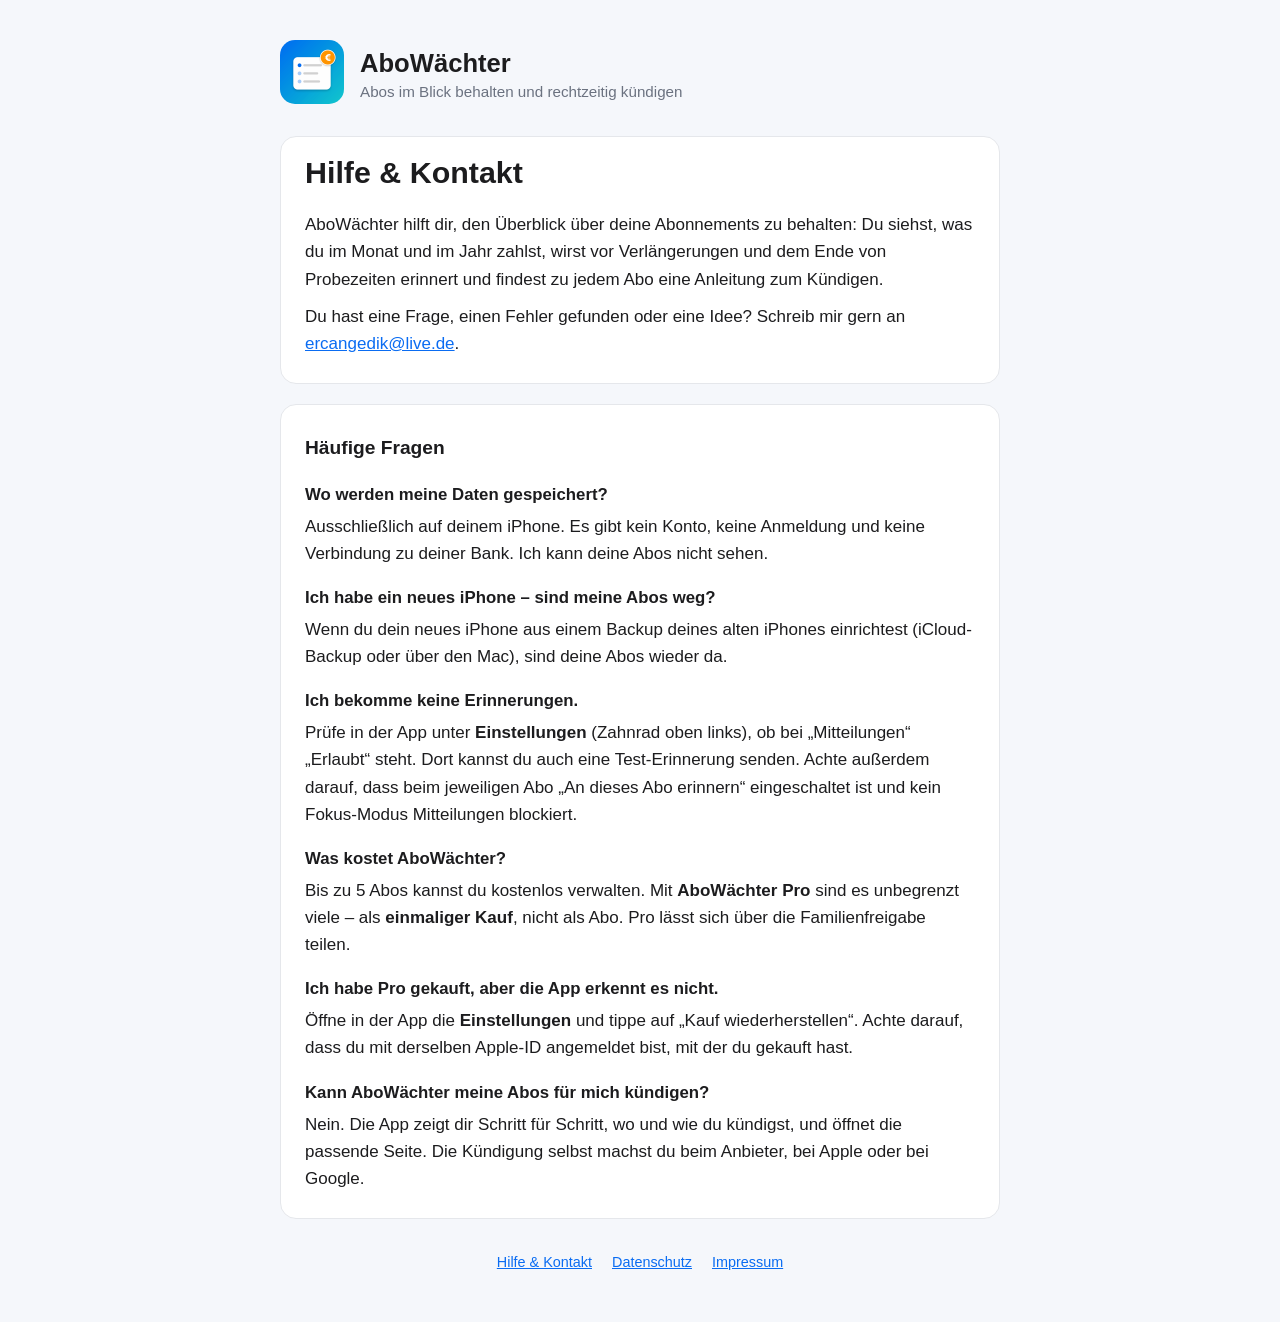
<file: index.html>
<!doctype html>
<html lang="de">
<head>
  <meta charset="utf-8">
  <meta name="viewport" content="width=device-width, initial-scale=1">
  <title>AboWächter – Hilfe & Kontakt</title>
  <meta name="description" content="AboWächter: Abos im Blick behalten und rechtzeitig kündigen. Hilfe, häufige Fragen und Kontakt.">
  <link rel="icon" href="symbol.png">
  <link rel="stylesheet" href="stil.css">
</head>
<body>
<main>
  <header>
    <a href="./"><img src="symbol.png" alt=""></a>
    <div>
      <a href="./" class="name">AboWächter</a>
      <div class="unterzeile">Abos im Blick behalten und rechtzeitig kündigen</div>
    </div>
  </header>

  <section>
    <h1>Hilfe &amp; Kontakt</h1>
    <p>AboWächter hilft dir, den Überblick über deine Abonnements zu behalten: Du siehst, was du im Monat und im Jahr zahlst, wirst vor Verlängerungen und dem Ende von Probezeiten erinnert und findest zu jedem Abo eine Anleitung zum Kündigen.</p>
    <p>Du hast eine Frage, einen Fehler gefunden oder eine Idee? Schreib mir gern an <a href="mailto:ercangedik@live.de">ercangedik@live.de</a>.</p>
  </section>

  <section>
    <h2>Häufige Fragen</h2>

    <h3>Wo werden meine Daten gespeichert?</h3>
    <p>Ausschließlich auf deinem iPhone. Es gibt kein Konto, keine Anmeldung und keine Verbindung zu deiner Bank. Ich kann deine Abos nicht sehen.</p>

    <h3>Ich habe ein neues iPhone – sind meine Abos weg?</h3>
    <p>Wenn du dein neues iPhone aus einem Backup deines alten iPhones einrichtest (iCloud-Backup oder über den Mac), sind deine Abos wieder da.</p>

    <h3>Ich bekomme keine Erinnerungen.</h3>
    <p>Prüfe in der App unter <strong>Einstellungen</strong> (Zahnrad oben links), ob bei „Mitteilungen“ „Erlaubt“ steht. Dort kannst du auch eine Test-Erinnerung senden. Achte außerdem darauf, dass beim jeweiligen Abo „An dieses Abo erinnern“ eingeschaltet ist und kein Fokus-Modus Mitteilungen blockiert.</p>

    <h3>Was kostet AboWächter?</h3>
    <p>Bis zu 5 Abos kannst du kostenlos verwalten. Mit <strong>AboWächter Pro</strong> sind es unbegrenzt viele – als <strong>einmaliger Kauf</strong>, nicht als Abo. Pro lässt sich über die Familienfreigabe teilen.</p>

    <h3>Ich habe Pro gekauft, aber die App erkennt es nicht.</h3>
    <p>Öffne in der App die <strong>Einstellungen</strong> und tippe auf „Kauf wiederherstellen“. Achte darauf, dass du mit derselben Apple-ID angemeldet bist, mit der du gekauft hast.</p>

    <h3>Kann AboWächter meine Abos für mich kündigen?</h3>
    <p>Nein. Die App zeigt dir Schritt für Schritt, wo und wie du kündigst, und öffnet die passende Seite. Die Kündigung selbst machst du beim Anbieter, bei Apple oder bei Google.</p>
  </section>

  <footer>
    <a href="./">Hilfe &amp; Kontakt</a>
    <a href="datenschutz.html">Datenschutz</a>
    <a href="impressum.html">Impressum</a>
  </footer>
</main>
</body>
</html>
</file>
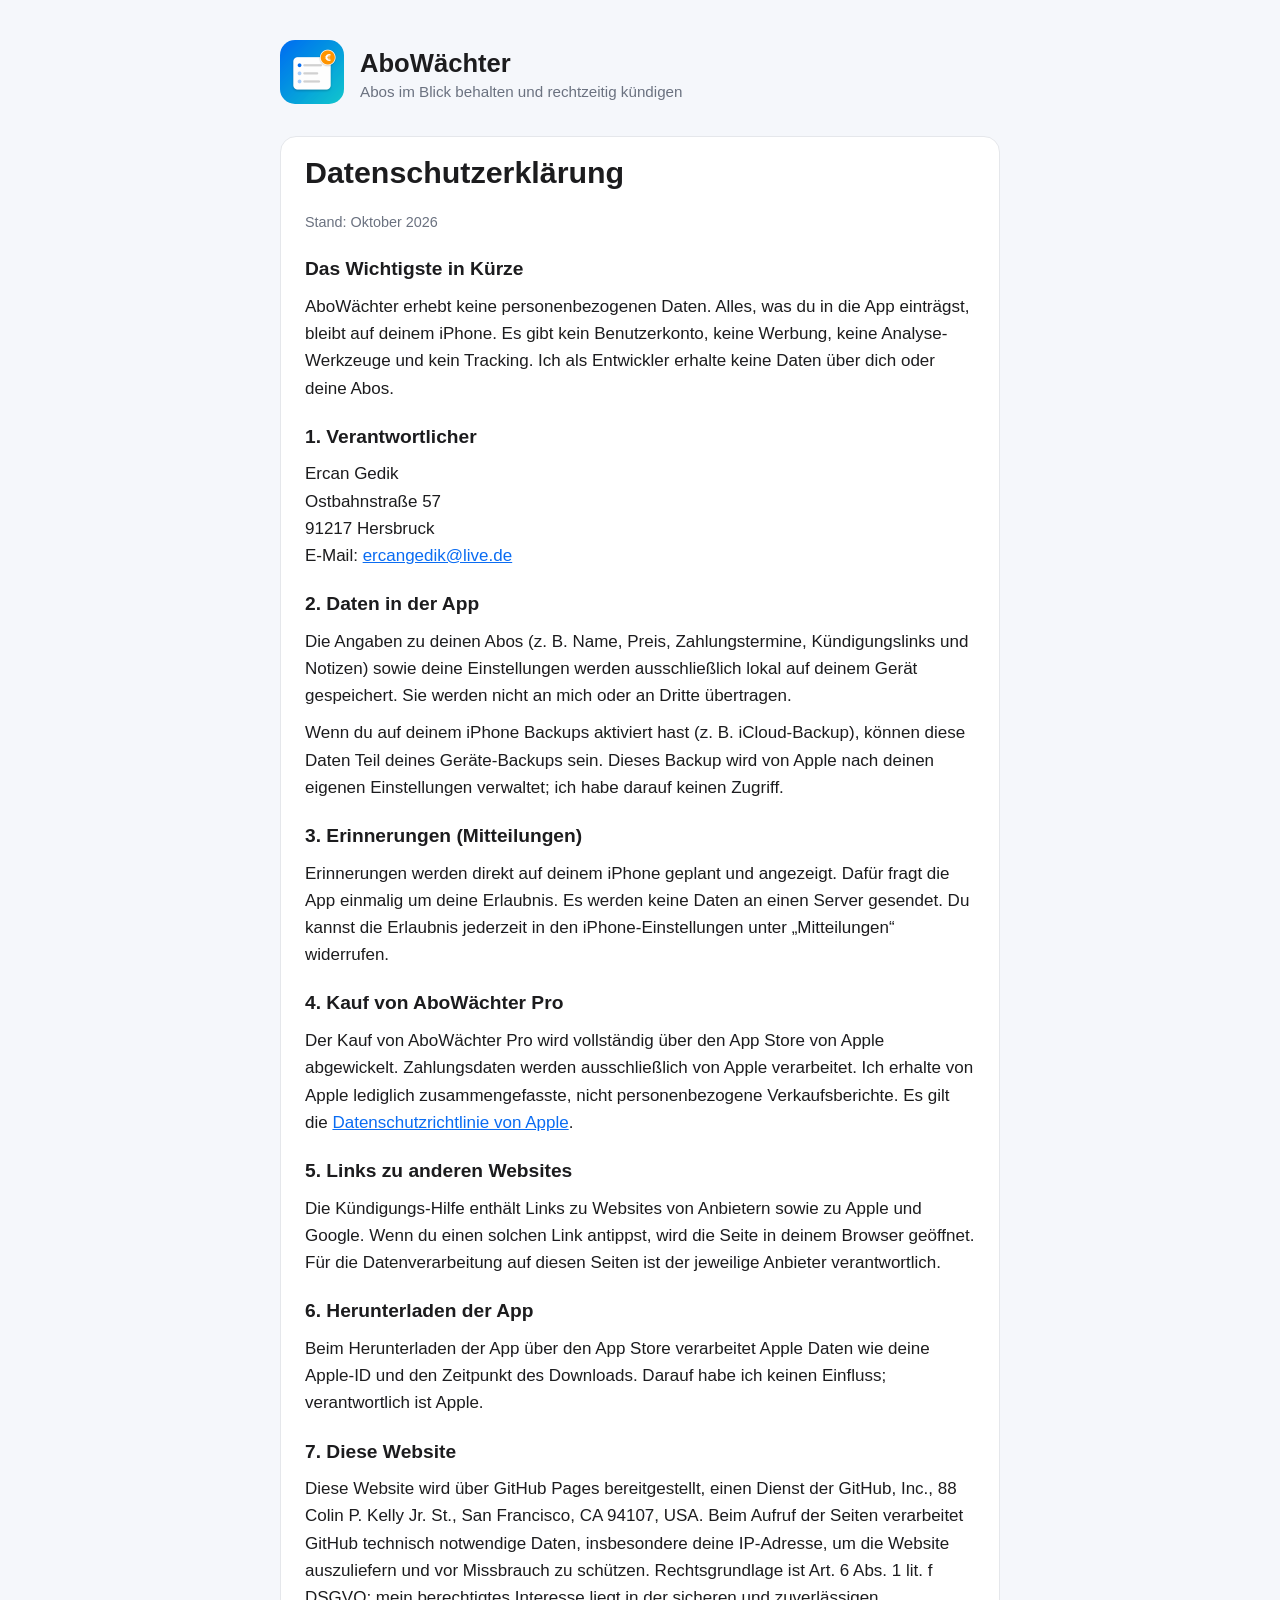
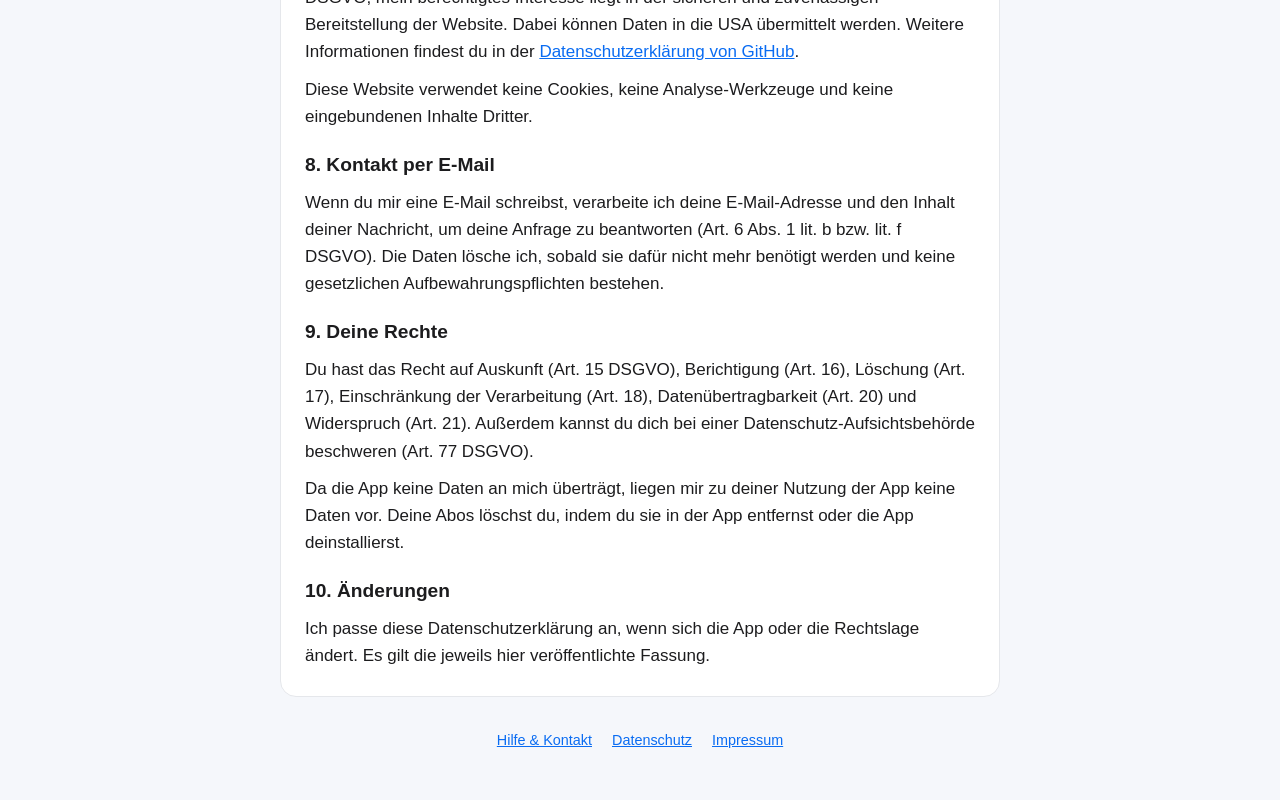
<file: datenschutz.html>
<!doctype html>
<html lang="de">
<head>
  <meta charset="utf-8">
  <meta name="viewport" content="width=device-width, initial-scale=1">
  <title>AboWächter – Datenschutzerklärung</title>
  <link rel="icon" href="symbol.png">
  <link rel="stylesheet" href="stil.css">
</head>
<body>
<main>
  <header>
    <a href="./"><img src="symbol.png" alt=""></a>
    <div>
      <a href="./" class="name">AboWächter</a>
      <div class="unterzeile">Abos im Blick behalten und rechtzeitig kündigen</div>
    </div>
  </header>

  <section>
    <h1>Datenschutzerklärung</h1>
    <p class="leise">Stand: Oktober 2026</p>

    <h2>Das Wichtigste in Kürze</h2>
    <p>AboWächter erhebt keine personenbezogenen Daten. Alles, was du in die App einträgst, bleibt auf deinem iPhone. Es gibt kein Benutzerkonto, keine Werbung, keine Analyse-Werkzeuge und kein Tracking. Ich als Entwickler erhalte keine Daten über dich oder deine Abos.</p>

    <h2>1. Verantwortlicher</h2>
    <p>
      Ercan Gedik<br>
      Ostbahnstraße 57<br>
      91217 Hersbruck<br>
      E-Mail: <a href="mailto:ercangedik@live.de">ercangedik@live.de</a>
    </p>

    <h2>2. Daten in der App</h2>
    <p>Die Angaben zu deinen Abos (z. B. Name, Preis, Zahlungstermine, Kündigungslinks und Notizen) sowie deine Einstellungen werden ausschließlich lokal auf deinem Gerät gespeichert. Sie werden nicht an mich oder an Dritte übertragen.</p>
    <p>Wenn du auf deinem iPhone Backups aktiviert hast (z. B. iCloud-Backup), können diese Daten Teil deines Geräte-Backups sein. Dieses Backup wird von Apple nach deinen eigenen Einstellungen verwaltet; ich habe darauf keinen Zugriff.</p>

    <h2>3. Erinnerungen (Mitteilungen)</h2>
    <p>Erinnerungen werden direkt auf deinem iPhone geplant und angezeigt. Dafür fragt die App einmalig um deine Erlaubnis. Es werden keine Daten an einen Server gesendet. Du kannst die Erlaubnis jederzeit in den iPhone-Einstellungen unter „Mitteilungen“ widerrufen.</p>

    <h2>4. Kauf von AboWächter Pro</h2>
    <p>Der Kauf von AboWächter Pro wird vollständig über den App Store von Apple abgewickelt. Zahlungsdaten werden ausschließlich von Apple verarbeitet. Ich erhalte von Apple lediglich zusammengefasste, nicht personenbezogene Verkaufsberichte. Es gilt die <a href="https://www.apple.com/de/legal/privacy/">Datenschutzrichtlinie von Apple</a>.</p>

    <h2>5. Links zu anderen Websites</h2>
    <p>Die Kündigungs-Hilfe enthält Links zu Websites von Anbietern sowie zu Apple und Google. Wenn du einen solchen Link antippst, wird die Seite in deinem Browser geöffnet. Für die Datenverarbeitung auf diesen Seiten ist der jeweilige Anbieter verantwortlich.</p>

    <h2>6. Herunterladen der App</h2>
    <p>Beim Herunterladen der App über den App Store verarbeitet Apple Daten wie deine Apple-ID und den Zeitpunkt des Downloads. Darauf habe ich keinen Einfluss; verantwortlich ist Apple.</p>

    <h2>7. Diese Website</h2>
    <p>Diese Website wird über GitHub Pages bereitgestellt, einen Dienst der GitHub, Inc., 88 Colin P. Kelly Jr. St., San Francisco, CA 94107, USA. Beim Aufruf der Seiten verarbeitet GitHub technisch notwendige Daten, insbesondere deine IP-Adresse, um die Website auszuliefern und vor Missbrauch zu schützen. Rechtsgrundlage ist Art. 6 Abs. 1 lit. f DSGVO; mein berechtigtes Interesse liegt in der sicheren und zuverlässigen Bereitstellung der Website. Dabei können Daten in die USA übermittelt werden. Weitere Informationen findest du in der <a href="https://docs.github.com/de/site-policy/privacy-policies/github-general-privacy-statement">Datenschutzerklärung von GitHub</a>.</p>
    <p>Diese Website verwendet keine Cookies, keine Analyse-Werkzeuge und keine eingebundenen Inhalte Dritter.</p>

    <h2>8. Kontakt per E-Mail</h2>
    <p>Wenn du mir eine E-Mail schreibst, verarbeite ich deine E-Mail-Adresse und den Inhalt deiner Nachricht, um deine Anfrage zu beantworten (Art. 6 Abs. 1 lit. b bzw. lit. f DSGVO). Die Daten lösche ich, sobald sie dafür nicht mehr benötigt werden und keine gesetzlichen Aufbewahrungspflichten bestehen.</p>

    <h2>9. Deine Rechte</h2>
    <p>Du hast das Recht auf Auskunft (Art. 15 DSGVO), Berichtigung (Art. 16), Löschung (Art. 17), Einschränkung der Verarbeitung (Art. 18), Datenübertragbarkeit (Art. 20) und Widerspruch (Art. 21). Außerdem kannst du dich bei einer Datenschutz-Aufsichtsbehörde beschweren (Art. 77 DSGVO).</p>
    <p>Da die App keine Daten an mich überträgt, liegen mir zu deiner Nutzung der App keine Daten vor. Deine Abos löschst du, indem du sie in der App entfernst oder die App deinstallierst.</p>

    <h2>10. Änderungen</h2>
    <p>Ich passe diese Datenschutzerklärung an, wenn sich die App oder die Rechtslage ändert. Es gilt die jeweils hier veröffentlichte Fassung.</p>
  </section>

  <footer>
    <a href="./">Hilfe &amp; Kontakt</a>
    <a href="datenschutz.html">Datenschutz</a>
    <a href="impressum.html">Impressum</a>
  </footer>
</main>
</body>
</html>
</file>
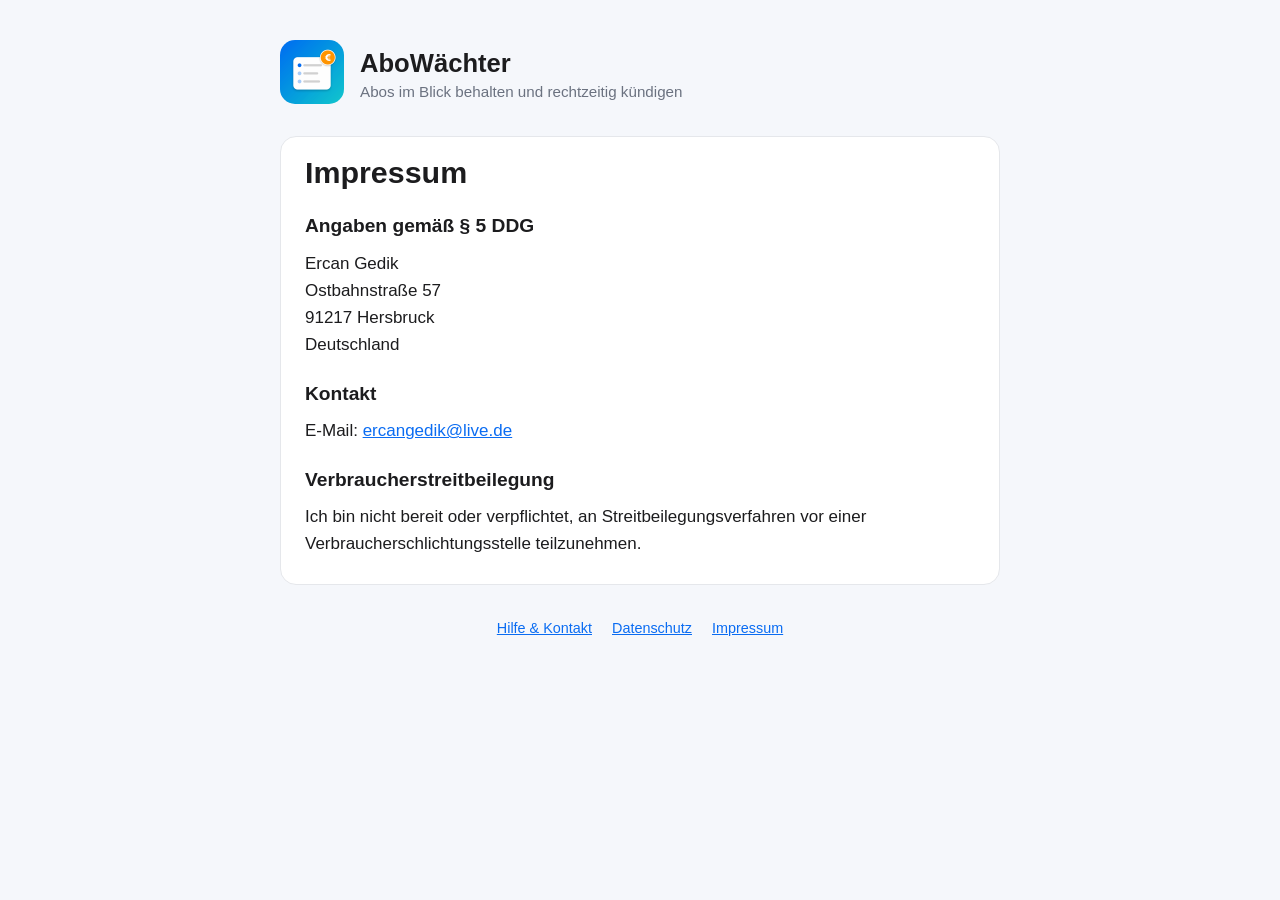
<file: impressum.html>
<!doctype html>
<html lang="de">
<head>
  <meta charset="utf-8">
  <meta name="viewport" content="width=device-width, initial-scale=1">
  <title>AboWächter – Impressum</title>
  <link rel="icon" href="symbol.png">
  <link rel="stylesheet" href="stil.css">
</head>
<body>
<main>
  <header>
    <a href="./"><img src="symbol.png" alt=""></a>
    <div>
      <a href="./" class="name">AboWächter</a>
      <div class="unterzeile">Abos im Blick behalten und rechtzeitig kündigen</div>
    </div>
  </header>

  <section>
    <h1>Impressum</h1>

    <h2>Angaben gemäß § 5 DDG</h2>
    <p>
      Ercan Gedik<br>
      Ostbahnstraße 57<br>
      91217 Hersbruck<br>
      Deutschland
    </p>

    <h2>Kontakt</h2>
    <p>E-Mail: <a href="mailto:ercangedik@live.de">ercangedik@live.de</a></p>

    <h2>Verbraucherstreitbeilegung</h2>
    <p>Ich bin nicht bereit oder verpflichtet, an Streitbeilegungsverfahren vor einer Verbraucherschlichtungsstelle teilzunehmen.</p>
  </section>

  <footer>
    <a href="./">Hilfe &amp; Kontakt</a>
    <a href="datenschutz.html">Datenschutz</a>
    <a href="impressum.html">Impressum</a>
  </footer>
</main>
</body>
</html>
</file>
<file: stil.css>
:root {
  --hintergrund: #f5f7fb;
  --karte: #ffffff;
  --text: #1c1c1e;
  --leise: #6b7280;
  --akzent: #0a6cf2;
  --linie: #e5e7eb;
  color-scheme: light;
}

@media (prefers-color-scheme: dark) {
  :root {
    --hintergrund: #0f1115;
    --karte: #1a1d23;
    --text: #f2f2f7;
    --leise: #9ca3af;
    --akzent: #4c9bff;
    --linie: #2c3038;
    color-scheme: dark;
  }
}

* { box-sizing: border-box; }

body {
  margin: 0;
  padding: 0 16px 48px;
  background: var(--hintergrund);
  color: var(--text);
  font: 17px/1.6 -apple-system, BlinkMacSystemFont, "Segoe UI", Roboto, Helvetica, Arial, sans-serif;
}

main { max-width: 720px; margin: 0 auto; }

header {
  display: flex;
  align-items: center;
  gap: 16px;
  padding: 40px 0 24px;
}

header img { width: 64px; height: 64px; border-radius: 15px; }
header a { color: inherit; text-decoration: none; }
header .name { font-size: 1.6rem; font-weight: 700; line-height: 1.2; }
header .unterzeile { color: var(--leise); font-size: 0.95rem; }

section {
  background: var(--karte);
  border: 1px solid var(--linie);
  border-radius: 16px;
  padding: 8px 24px 16px;
  margin-bottom: 20px;
}

h1 { font-size: 1.9rem; line-height: 1.25; margin: 8px 0 20px; }
h2 { font-size: 1.2rem; margin: 20px 0 8px; }
h3 { font-size: 1.05rem; margin: 18px 0 4px; }
p, li { margin: 0 0 10px; }
a { color: var(--akzent); }
.leise { color: var(--leise); font-size: 0.9rem; }

footer {
  display: flex;
  flex-wrap: wrap;
  gap: 8px 20px;
  justify-content: center;
  padding-top: 12px;
  font-size: 0.9rem;
}
</file>
